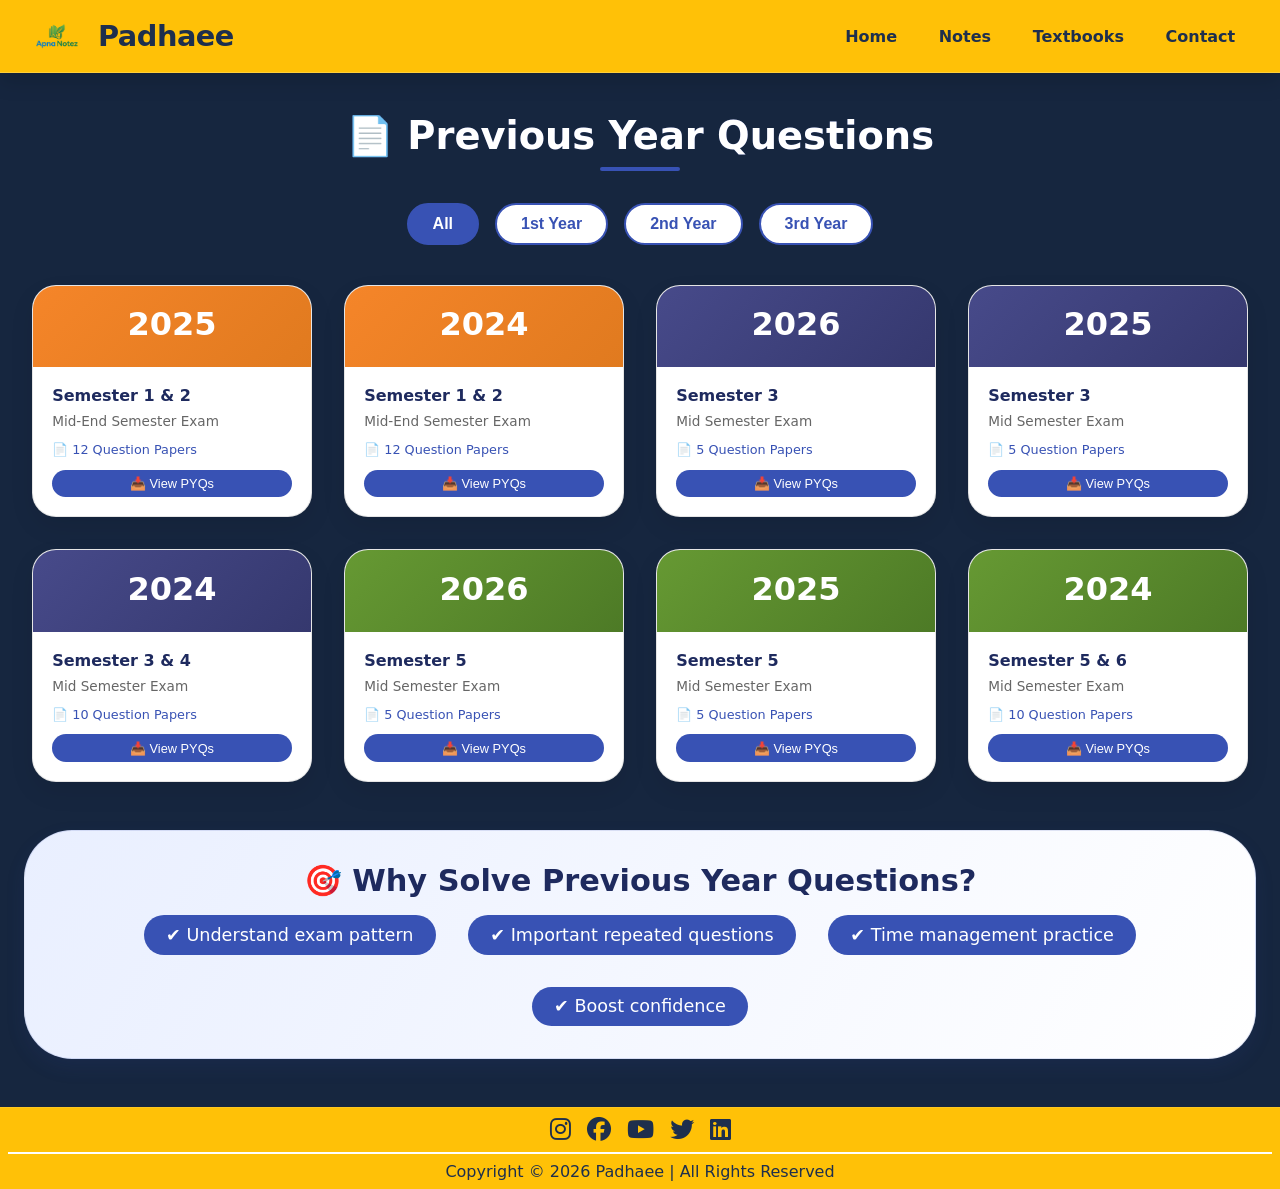
<file: m.html>
<!DOCTYPE html>
<html lang="en">

<head>
    <meta charset="UTF-8">
    <meta name="viewport" content="width=device-width, initial-scale=1.0">
    <title>Padhaee | PYQs</title>
    <link rel="shortcut icon" href="padhaee.png" type="image/png">
    <link rel="stylesheet" href="https://cdnjs.cloudflare.com/ajax/libs/font-awesome/6.5.1/css/all.min.css">
    <style>
        * {
            margin: 0;
            padding: 0;
            box-sizing: border-box;
        }

        body {
            font-family: system-ui, 'Segoe UI', 'Roboto', 'Helvetica Neue', sans-serif;
            background-color: #16263F;
            min-height: 100vh;
            display: flex;
            flex-direction: column;
        }

        header {
            background: #FFC107;
            backdrop-filter: blur(8px);
            padding: 0.7rem 2rem;
            display: flex;
            justify-content: space-between;
            align-items: center;
            flex-wrap: wrap;
            gap: 1rem;
            box-shadow: 0 8px 20px rgba(0, 0, 0, 0.15);
            border-bottom: 1px solid rgba(255, 255, 255, 0.2);
            position: sticky;
            top: 0;
            z-index: 100;
        }

        .brand-box {
            display: flex;
            justify-content: center;
            align-items: center;
            gap: 1rem;
        }

        .brand-img {
            width: 50px;
        }

        .brand {
            font-size: 1.8rem;
            font-weight: 700;
            letter-spacing: -0.5px;
            color: #1E2F4D;
        }

        nav ul {
            display: flex;
            gap: 1rem;
            list-style: none;
        }

        nav ul li a {
            color: #1E2F4D;
            text-decoration: none;
            font-weight: 600;
            padding: 0.5rem 0.8rem;
            border-radius: 40px;
            transition: all 0.25s ease;
            font-size: 1rem;
        }

        nav ul li a:hover {
            background: rgba(255, 255, 255, 0.2);
            color: blue;
            transform: translateY(-2px);
        }

        main {
            flex: 1;
            max-width: 1400px;
            margin: 0 auto;
            padding: 2rem 1.5rem;
            width: 100%;
        }

        .head {
            text-align: center;
            margin: 0.5rem 0 2rem;
            font-size: 2.4rem;
            font-weight: 800;
            background: linear-gradient(135deg, #1e2a5e, #3852B4);
            background-clip: text;
            -webkit-background-clip: text;
            color: #FFFFFF;
            position: relative;
            display: inline-block;
            width: 100%;
        }

        .head::after {
            content: '';
            display: block;
            width: 80px;
            height: 4px;
            background: #3852B4;
            margin: 0.5rem auto 0;
            border-radius: 4px;
        }

        .filter-section {
            display: flex;
            justify-content: center;
            flex-wrap: wrap;
            gap: 1rem;
            margin-bottom: 2.5rem;
        }

        .filter-btn {
            background: white;
            border: 2px solid #3852B4;
            padding: 0.6rem 1.5rem;
            border-radius: 40px;
            font-size: 1rem;
            font-weight: 600;
            color: #3852B4;
            cursor: pointer;
            transition: all 0.25s ease;
        }

        .filter-btn:hover {
            background: #3852B4;
            color: white;
            transform: translateY(-2px);
        }

        .filter-btn.active {
            background: #3852B4;
            color: white;
        }

        .pyqs-grid {
            display: flex;
            justify-content: center;
            flex-wrap: wrap;
            gap: 2rem;
            margin: 2rem 0 3rem;
        }

        .pyq-card {
            width: 280px;
            background: white;
            border-radius: 24px;
            overflow: hidden;
            box-shadow: 0 10px 25px rgba(0, 0, 0, 0.08);
            transition: all 0.3s ease;
            cursor: pointer;
            border: 1px solid rgba(0, 0, 0, 0.1);
        }

        .pyq-card:hover {
            transform: translateY(-6px) scale(1.02);
            box-shadow: 0 15px 30px rgba(0, 0, 0, 0.15);
        }

        .card-header {
            padding: 1.2rem;
            text-align: center;
            color: white;
        }

        .card-header h2 {
            font-size: 2rem;
            margin-bottom: 0.3rem;
        }

        .card-body {
            padding: 1.2rem;
        }

        .semester-text {
            font-size: 1rem;
            color: #1e2a5e;
            font-weight: 600;
            margin-bottom: 0.5rem;
        }

        .exam-type {
            font-size: 0.85rem;
            color: #666;
            margin-bottom: 0.8rem;
        }

        .questions-count {
            font-size: 0.8rem;
            color: #3852B4;
            font-weight: 500;
        }

        .download-btn {
            display: inline-block;
            margin-top: 0.8rem;
            padding: 0.4rem 1rem;
            background: #3852B4;
            color: white;
            text-decoration: none;
            border-radius: 20px;
            font-size: 0.8rem;
            font-weight: 500;
            transition: all 0.2s ease;
            border: none;
            cursor: pointer;
            width: 100%;
            text-align: center;
        }

        .download-btn:hover {
            background: #2a3f94;
            transform: scale(1.02);
        }

        .modal {
            display: none;
            position: fixed;
            top: 0;
            left: 0;
            width: 100%;
            height: 100%;
            background: rgba(0, 0, 0, 0.8);
            z-index: 1000;
            justify-content: center;
            align-items: center;
        }

        .modal-content {
            background: white;
            width: 90%;
            max-width: 800px;
            border-radius: 28px;
            overflow: hidden;
            animation: modalSlideIn 0.3s ease;
            max-height: 85vh;
            overflow-y: auto;
        }

        @keyframes modalSlideIn {
            from {
                transform: translateY(-50px);
                opacity: 0;
            }
            to {
                transform: translateY(0);
                opacity: 1;
            }
        }

        .modal-header {
            background: #FFC107;
            padding: 1.2rem;
            display: flex;
            justify-content: space-between;
            align-items: center;
            position: sticky;
            top: 0;
            z-index: 10;
        }

        .modal-header h2 {
            color: #1E2F4D;
            font-size: 1.3rem;
            margin: 0;
        }

        .close-modal {
            background: none;
            border: none;
            font-size: 1.8rem;
            cursor: pointer;
            color: #1E2F4D;
            transition: all 0.2s;
        }

        .close-modal:hover {
            transform: scale(1.1);
        }

        .semester-section {
            margin: 1rem;
            border: 1px solid #eee;
            border-radius: 16px;
            overflow: hidden;
        }

        .semester-title {
            background: #3852B4;
            color: white;
            padding: 0.8rem 1rem;
            font-size: 1.2rem;
            font-weight: 600;
        }

        .subjects-list {
            padding: 0.5rem;
        }

        /* Fixed Download Button on Right for Every Device */
        .subject-item {
            display: flex;
            justify-content: space-between;
            align-items: center;
            padding: 0.8rem 1rem;
            border-bottom: 1px solid #eee;
            transition: all 0.2s ease;
            gap: 1rem;
            flex-wrap: nowrap;
        }

        .subject-item:hover {
            background: #f5f5f5;
        }

        .subject-name {
            font-size: 1rem;
            color: #1e2a5e;
            font-weight: 500;
            flex: 1;
            min-width: 0;
            word-break: break-word;
        }

        .download-subject {
            background: #3852B4;
            color: white;
            border: none;
            padding: 0.4rem 1rem;
            border-radius: 20px;
            cursor: pointer;
            font-size: 0.75rem;
            font-weight: 500;
            transition: all 0.2s;
            text-decoration: none;
            display: inline-block;
            white-space: nowrap;
            min-width: 100px;
            text-align: center;
            flex-shrink: 0;
        }

        .download-subject:hover {
            background: #2a3f94;
            transform: scale(1.02);
        }

        /* Tablet - Keep button on right */
        @media (max-width: 768px) {
            .subject-item {
                flex-wrap: nowrap;
                gap: 0.8rem;
            }
            
            .download-subject {
                min-width: 90px;
                padding: 0.35rem 0.8rem;
                font-size: 0.7rem;
            }
        }

        /* Mobile - Stack only on very small screens */
        @media (max-width: 550px) {
            .subject-item {
                flex-wrap: wrap;
                gap: 0.5rem;
            }
            
            .download-subject {
                align-self: flex-start;
                min-width: 100px;
            }
        }

        .why-pyqs {
            text-align: center;
            padding: 2rem;
            background: linear-gradient(120deg, #e9efff, #ffffff);
            border-radius: 48px;
            margin: 2rem 0 1rem;
            box-shadow: 0 8px 20px rgba(56, 82, 180, 0.1);
            border: 1px solid rgba(56, 82, 180, 0.15);
        }

        .why-pyqs h2 {
            font-size: 1.9rem;
            color: #1e2a5e;
            margin-bottom: 1rem;
            font-weight: 700;
        }

        .why-pyqs ul {
            list-style: none;
            display: flex;
            justify-content: center;
            flex-wrap: wrap;
            gap: 2rem;
            margin-top: 1rem;
        }

        .why-pyqs li {
            font-size: 1.1rem;
            background: #3852B4;
            color: white;
            padding: 0.6rem 1.4rem;
            border-radius: 60px;
            font-weight: 500;
            transition: all 0.2s ease;
        }

        .why-pyqs li:hover {
            transform: translateY(-3px);
            background: #2a3f94;
            box-shadow: 0 6px 12px rgba(56, 82, 180, 0.3);
        }

        footer {
            background: #FFC107;
            text-align: center;
            padding: 0.5rem;
            color: #1E2F4D;
            font-weight: 500;
            border-top: 1px solid rgba(255, 255, 255, 0.1);
        }

        .social {
            display: flex;
            justify-content: center;
            align-items: center;
            gap: 1rem;
        }

        .social a {
            color: #1E2F4D;
            font-size: 1.5rem;
        }

        hr {
            margin-top: 0.5rem;
            border: 1px solid white;
            margin-bottom: 0.5rem;
        }

        @media (max-width: 768px) {
            header {
                padding: 0.8rem 1.2rem;
            }
            .brand {
                font-size: 1.4rem;
            }
            nav ul {
                gap: 1rem;
            }
            .head {
                font-size: 1.9rem;
            }
            .pyq-card {
                width: 240px;
            }
            .why-pyqs ul {
                flex-direction: column;
                align-items: center;
            }
            .why-pyqs li {
                width: 80%;
            }
        }

        @media (max-width: 480px) {
            header {
                display: flex;
                justify-content: center;
                align-items: center;
            }
            .head {
                font-size: 1.5rem;
            }
            main {
                padding: 1rem;
            }
            .pyq-card {
                width: 100%;
                max-width: 300px;
            }
            .filter-section {
                gap: 0.7rem;
            }
            .filter-btn {
                padding: 0.4rem 0.9rem;
                font-size: 0.85rem;
            }
            .why-pyqs {
                padding: 1.5rem;
            }
            .why-pyqs h2 {
                font-size: 1.3rem;
            }
            .why-pyqs ul {
                gap: 1rem;
            }
            .why-pyqs li {
                width: 90%;
                font-size: 0.9rem;
            }
            footer {
                font-size: 0.9rem;
            }
        }
    </style>
</head>

<body>
    <header>
        <div class="brand-box">
            <img src="logo.png" alt="Padhaee Logo" class="brand-img">
            <h1 class="brand">Padhaee</h1>
        </div>
        <nav>
            <ul>
                <li><a href="index.html">Home</a></li>
                <li><a href="notes.html">Notes</a></li>
                <li><a href="textbooks.html">Textbooks</a></li>
                <li><a href="contact.html">Contact</a></li>
            </ul>
        </nav>
    </header>
    <main>
        <h1 class="head">📄 Previous Year Questions</h1>

        <div class="filter-section">
            <button class="filter-btn active" data-filter="all">All</button>
            <button class="filter-btn" data-filter="1st">1st Year</button>
            <button class="filter-btn" data-filter="2nd">2nd Year</button>
            <button class="filter-btn" data-filter="3rd">3rd Year</button>
        </div>

        <section class="pyqs-grid" id="pyqsGrid">
            <!-- 1st Year PYQs -->
            <div class="pyq-card" data-year="1st" data-year-name="1st Year" data-session="2025" data-sem1="Semester 1" data-sem2="Semester 2">
                <div class="card-header" style="background: linear-gradient(135deg, #F58529, #e07a1f);">
                    <h2>2025</h2>
                </div>
                <div class="card-body">
                    <div class="semester-text">Semester 1 & 2</div>
                    <div class="exam-type">Mid-End Semester Exam</div>
                    <div class="questions-count">📄 12 Question Papers</div>
                    <button class="download-btn">📥 View PYQs</button>
                </div>
            </div>

            <div class="pyq-card" data-year="1st" data-year-name="1st Year" data-session="2024" data-sem1="Semester 1" data-sem2="Semester 2">
                <div class="card-header" style="background: linear-gradient(135deg, #F58529, #e07a1f);">
                    <h2>2024</h2>
                </div>
                <div class="card-body">
                    <div class="semester-text">Semester 1 & 2</div>
                    <div class="exam-type">Mid-End Semester Exam</div>
                    <div class="questions-count">📄 12 Question Papers</div>
                    <button class="download-btn">📥 View PYQs</button>
                </div>
            </div>

            <!-- 2nd Year PYQs -->
            <div class="pyq-card" data-year="2nd" data-year-name="2nd Year" data-session="2026" data-sem1="Semester 3" data-sem2="">
                <div class="card-header" style="background: linear-gradient(135deg, #474A8A, #35386e);">
                    <h2>2026</h2>
                </div>
                <div class="card-body">
                    <div class="semester-text">Semester 3</div>
                    <div class="exam-type">Mid Semester Exam</div>
                    <div class="questions-count">📄 5 Question Papers</div>
                    <button class="download-btn">📥 View PYQs</button>
                </div>
            </div>

            <div class="pyq-card" data-year="2nd" data-year-name="2nd Year" data-session="2025" data-sem1="Semester 3" data-sem2="">
                <div class="card-header" style="background: linear-gradient(135deg, #474A8A, #35386e);">
                    <h2>2025</h2>
                </div>
                <div class="card-body">
                    <div class="semester-text">Semester 3</div>
                    <div class="exam-type">Mid Semester Exam</div>
                    <div class="questions-count">📄 5 Question Papers</div>
                    <button class="download-btn">📥 View PYQs</button>
                </div>
            </div>

            <div class="pyq-card" data-year="2nd" data-year-name="2nd Year" data-session="2024" data-sem1="Semester 3" data-sem2="Semester 4">
                <div class="card-header" style="background: linear-gradient(135deg, #474A8A, #35386e);">
                    <h2>2024</h2>
                </div>
                <div class="card-body">
                    <div class="semester-text">Semester 3 & 4</div>
                    <div class="exam-type">Mid Semester Exam</div>
                    <div class="questions-count">📄 10 Question Papers</div>
                    <button class="download-btn">📥 View PYQs</button>
                </div>
            </div>

            <!-- 3rd Year PYQs -->
            <div class="pyq-card" data-year="3rd" data-year-name="3rd Year" data-session="2026" data-sem1="Semester 5" data-sem2="">
                <div class="card-header" style="background: linear-gradient(135deg, #669933, #4d7a26);">
                    <h2>2026</h2>
                </div>
                <div class="card-body">
                    <div class="semester-text">Semester 5</div>
                    <div class="exam-type">Mid Semester Exam</div>
                    <div class="questions-count">📄 5 Question Papers</div>
                    <button class="download-btn">📥 View PYQs</button>
                </div>
            </div>

            <div class="pyq-card" data-year="3rd" data-year-name="3rd Year" data-session="2025" data-sem1="Semester 5" data-sem2="">
                <div class="card-header" style="background: linear-gradient(135deg, #669933, #4d7a26);">
                    <h2>2025</h2>
                </div>
                <div class="card-body">
                    <div class="semester-text">Semester 5</div>
                    <div class="exam-type">Mid Semester Exam</div>
                    <div class="questions-count">📄 5 Question Papers</div>
                    <button class="download-btn">📥 View PYQs</button>
                </div>
            </div>

            <div class="pyq-card" data-year="3rd" data-year-name="3rd Year" data-session="2024" data-sem1="Semester 5" data-sem2="Semester 6">
                <div class="card-header" style="background: linear-gradient(135deg, #669933, #4d7a26);">
                    <h2>2024</h2>
                </div>
                <div class="card-body">
                    <div class="semester-text">Semester 5 & 6</div>
                    <div class="exam-type">Mid Semester Exam</div>
                    <div class="questions-count">📄 10 Question Papers</div>
                    <button class="download-btn">📥 View PYQs</button>
                </div>
            </div>
        </section>

        <section class="why-pyqs">
            <h2>🎯 Why Solve Previous Year Questions?</h2>
            <ul>
                <li>✔ Understand exam pattern</li>
                <li>✔ Important repeated questions</li>
                <li>✔ Time management practice</li>
                <li>✔ Boost confidence</li>
            </ul>
        </section>
    </main>
    <footer>
        <div class="social">
            <a href="https://www.instagram.com/padhaee_official"><i class="fab fa-instagram"></i></a>
            <a href="https://www.facebook.com/share/1KPkxu3TEu/"><i class="fab fa-facebook"></i></a>
            <a href="https://youtube.com/@padhaee-official"><i class="fab fa-youtube"></i></a>
            <a href="https://x.com/PadhaeeOfficial"><i class="fab fa-twitter"></i></a>
            <a href="https://www.linkedin.com/in/padh-aee-25520a390"><i class="fab fa-linkedin"></i></a>
        </div>
        <hr>
        <div class="copy">Copyright &copy; 2026 Padhaee | All Rights Reserved</div>
    </footer>

    <div id="pyqModal" class="modal">
        <div class="modal-content">
            <div class="modal-header">
                <h2 id="modalTitle">PYQs Index</h2>
                <button class="close-modal">&times;</button>
            </div>
            <div id="modalBody"></div>
        </div>
    </div>

    <script>
        // Subjects data for each semester with direct download links
        const subjectsData = {
            "Semester 1": [
                { name: "Mathematics - I", link: "https://drive.google.com/drive/folders/1P91nthNgbQDbykdAM0jXIMJomeWW2S7-" },
                { name: "Physics", link: "https://drive.google.com/drive/folders/1P91nthNgbQDbykdAM0jXIMJomeWW2S7-" },
                { name: "Chemistry", link: "https://drive.google.com/drive/folders/1P91nthNgbQDbykdAM0jXIMJomeWW2S7-" },
                { name: "English Communication", link: "https://drive.google.com/drive/folders/1P91nthNgbQDbykdAM0jXIMJomeWW2S7-" },
                { name: "Computer Fundamentals", link: "https://drive.google.com/drive/folders/1P91nthNgbQDbykdAM0jXIMJomeWW2S7-" },
                { name: "Environmental Studies", link: "https://drive.google.com/drive/folders/1P91nthNgbQDbykdAM0jXIMJomeWW2S7-" }
            ],
            "Semester 2": [
                { name: "Mathematics - II", link: "https://drive.google.com/drive/folders/11IIcSaBWK3sAnh_7A3WYbvQg72MY_Nfx" },
                { name: "Digital Electronics", link: "https://drive.google.com/drive/folders/11IIcSaBWK3sAnh_7A3WYbvQg72MY_Nfx" },
                { name: "C Programming", link: "https://drive.google.com/drive/folders/11IIcSaBWK3sAnh_7A3WYbvQg72MY_Nfx" },
                { name: "Organizational Behavior", link: "https://drive.google.com/drive/folders/11IIcSaBWK3sAnh_7A3WYbvQg72MY_Nfx" },
                { name: "Data Structures", link: "https://drive.google.com/drive/folders/11IIcSaBWK3sAnh_7A3WYbvQg72MY_Nfx" }
            ],
            "Semester 3": [
                { name: "Data Structures & Algorithms", link: "https://drive.google.com/drive/folders/1POoydb_CtbD_fMTrSg_J8KQ9wYkBoiF3" },
                { name: "Database Management Systems", link: "https://drive.google.com/drive/folders/1POoydb_CtbD_fMTrSg_J8KQ9wYkBoiF3" },
                { name: "Operating Systems", link: "https://drive.google.com/drive/folders/1POoydb_CtbD_fMTrSg_J8KQ9wYkBoiF3" },
                { name: "Discrete Mathematics", link: "https://drive.google.com/drive/folders/1POoydb_CtbD_fMTrSg_J8KQ9wYkBoiF3" },
                { name: "Object Oriented Programming", link: "https://drive.google.com/drive/folders/1POoydb_CtbD_fMTrSg_J8KQ9wYkBoiF3" }
            ],
            "Semester 4": [
                { name: "Computer Networks", link: "https://drive.google.com/drive/folders/1JZXwprt6Ns_K3TterLFZbj3xV-9Vtqqe" },
                { name: "Software Engineering", link: "https://drive.google.com/drive/folders/1JZXwprt6Ns_K3TterLFZbj3xV-9Vtqqe" },
                { name: "Web Technologies", link: "https://drive.google.com/drive/folders/1JZXwprt6Ns_K3TterLFZbj3xV-9Vtqqe" },
                { name: "Design & Analysis of Algorithms", link: "https://drive.google.com/drive/folders/1JZXwprt6Ns_K3TterLFZbj3xV-9Vtqqe" },
                { name: "Microprocessors", link: "https://drive.google.com/drive/folders/1JZXwprt6Ns_K3TterLFZbj3xV-9Vtqqe" }
            ],
            "Semester 5": [
                { name: "Advanced Java", link: "https://drive.google.com/drive/folders/1zV88Y0sBJBsc6xhnigagyRYRYf8WC7A5" },
                { name: "Cloud Computing", link: "https://drive.google.com/drive/folders/1zV88Y0sBJBsc6xhnigagyRYRYf8WC7A5" },
                { name: "Cyber Security", link: "https://drive.google.com/drive/folders/1zV88Y0sBJBsc6xhnigagyRYRYf8WC7A5" },
                { name: "Machine Learning", link: "https://drive.google.com/drive/folders/1zV88Y0sBJBsc6xhnigagyRYRYf8WC7A5" },
                { name: "Internet of Things", link: "https://drive.google.com/drive/folders/1zV88Y0sBJBsc6xhnigagyRYRYf8WC7A5" }
            ],
            "Semester 6": [
                { name: "Big Data Analytics", link: "https://drive.google.com/drive/folders/1sZfNzG___8gtMlrwAF7OOgW-f7uCv2uB" },
                { name: "DevOps", link: "https://drive.google.com/drive/folders/1sZfNzG___8gtMlrwAF7OOgW-f7uCv2uB" },
                { name: "Artificial Intelligence", link: "https://drive.google.com/drive/folders/1sZfNzG___8gtMlrwAF7OOgW-f7uCv2uB" },
                { name: "Blockchain Technology", link: "https://drive.google.com/drive/folders/1sZfNzG___8gtMlrwAF7OOgW-f7uCv2uB" },
                { name: "Mobile Computing", link: "https://drive.google.com/drive/folders/1sZfNzG___8gtMlrwAF7OOgW-f7uCv2uB" }
            ]
        };

        const modal = document.getElementById('pyqModal');
        const modalTitle = document.getElementById('modalTitle');
        const modalBody = document.getElementById('modalBody');
        const closeModalBtn = document.querySelector('.close-modal');

        function openModal(card) {
            const yearName = card.getAttribute('data-year-name');
            const session = card.getAttribute('data-session');
            const sem1 = card.getAttribute('data-sem1');
            const sem2 = card.getAttribute('data-sem2');
            
            modalTitle.textContent = `${yearName} ${session} - PYQs`;
            modalBody.innerHTML = '';
            
            // Add Semester 1 if exists
            if (sem1 && subjectsData[sem1]) {
                const semesterDiv = document.createElement('div');
                semesterDiv.className = 'semester-section';
                semesterDiv.innerHTML = `
                    <div class="semester-title">📖 ${sem1}</div>
                    <div class="subjects-list" id="subjects-${sem1.replace(/\s/g, '')}"></div>
                `;
                modalBody.appendChild(semesterDiv);
                
                const subjectsList = semesterDiv.querySelector(`.subjects-list`);
                subjectsData[sem1].forEach(subject => {
                    const subjectItem = document.createElement('div');
                    subjectItem.className = 'subject-item';
                    subjectItem.innerHTML = `
                        <span class="subject-name">${subject.name}</span>
                        <a href="${subject.link}" target="_blank" class="download-subject">📥 Download PYQ</a>
                    `;
                    subjectsList.appendChild(subjectItem);
                });
            }
            
            // Add Semester 2 if exists
            if (sem2 && subjectsData[sem2]) {
                const semesterDiv = document.createElement('div');
                semesterDiv.className = 'semester-section';
                semesterDiv.innerHTML = `
                    <div class="semester-title">📖 ${sem2}</div>
                    <div class="subjects-list" id="subjects-${sem2.replace(/\s/g, '')}"></div>
                `;
                modalBody.appendChild(semesterDiv);
                
                const subjectsList = semesterDiv.querySelector(`.subjects-list`);
                subjectsData[sem2].forEach(subject => {
                    const subjectItem = document.createElement('div');
                    subjectItem.className = 'subject-item';
                    subjectItem.innerHTML = `
                        <span class="subject-name">${subject.name}</span>
                        <a href="${subject.link}" target="_blank" class="download-subject">📥 Download PYQ</a>
                    `;
                    subjectsList.appendChild(subjectItem);
                });
            }
            
            modal.style.display = 'flex';
        }

        function closeModal() {
            modal.style.display = 'none';
        }

        const downloadBtns = document.querySelectorAll('.download-btn');
        downloadBtns.forEach(btn => {
            btn.addEventListener('click', function(e) {
                e.stopPropagation();
                const card = this.closest('.pyq-card');
                openModal(card);
            });
        });

        closeModalBtn.addEventListener('click', closeModal);
        
        window.addEventListener('click', (e) => {
            if (e.target === modal) {
                closeModal();
            }
        });

        const filterBtns = document.querySelectorAll('.filter-btn');
        const pyqCards = document.querySelectorAll('.pyq-card');

        filterBtns.forEach(btn => {
            btn.addEventListener('click', () => {
                filterBtns.forEach(b => b.classList.remove('active'));
                btn.classList.add('active');
                const filterValue = btn.getAttribute('data-filter');
                pyqCards.forEach(card => {
                    if (filterValue === 'all' || card.getAttribute('data-year') === filterValue) {
                        card.style.display = 'block';
                    } else {
                        card.style.display = 'none';
                    }
                });
            });
        });

        console.log("%c📝 Padhaee - PYQs ready! Download button fixed on right for all devices 🎯", "color: #FFC107; font-size: 14px; font-weight: bold;");
    </script>
</body>

</html>
</file>
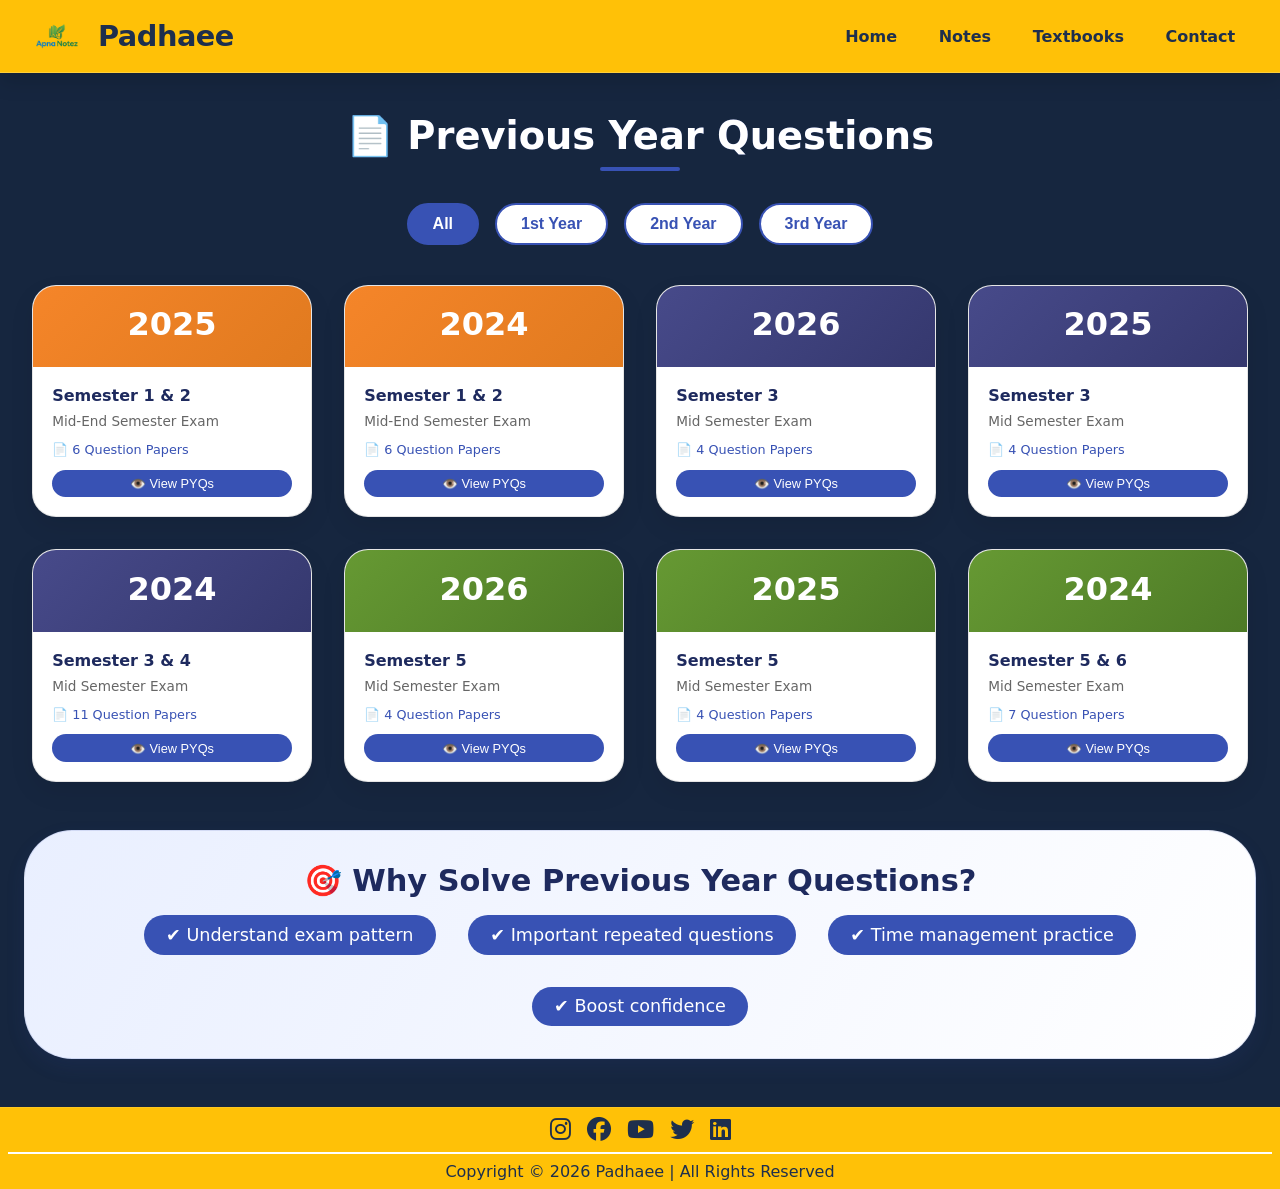
<file: pyqs.html>
<!DOCTYPE html>
<html lang="en">

<head>
    <meta charset="UTF-8">
    <meta name="viewport" content="width=device-width, initial-scale=1.0">
    <title>Padhaee | PYQs</title>
    <link rel="shortcut icon" href="padhaee.png" type="image/png">
    <link rel="stylesheet" href="./Style/pyqs.css">
    <link rel="stylesheet" href="https://cdnjs.cloudflare.com/ajax/libs/font-awesome/6.5.1/css/all.min.css">
</head>

<body>
    <header>
        <div class="brand-box">
            <img src="logo.png" alt="Padhaee Logo" class="brand-img">
            <h1 class="brand">Padhaee</h1>
        </div>
        <nav>
            <ul>
                <li><a href="index.html">Home</a></li>
                <li><a href="notes.html">Notes</a></li>
                <li><a href="textbooks.html">Textbooks</a></li>
                <li><a href="contact.html">Contact</a></li>
            </ul>
        </nav>
    </header>
    <main>
        <h1 class="head">📄 Previous Year Questions</h1>

        <div class="filter-section">
            <button class="filter-btn active" data-filter="all">All</button>
            <button class="filter-btn" data-filter="1st">1st Year</button>
            <button class="filter-btn" data-filter="2nd">2nd Year</button>
            <button class="filter-btn" data-filter="3rd">3rd Year</button>
        </div>

        <section class="pyqs-grid" id="pyqsGrid">
            <!-- 1st Year 2025 -->
            <div class="pyq-card" data-year="1st" data-year-name="1st Year" data-session="2025" data-sem1="Semester 1" data-sem2="Semester 2">
                <div class="card-header" style="background: linear-gradient(135deg, #F58529, #e07a1f);">
                    <h2>2025</h2>
                </div>
                <div class="card-body">
                    <div class="semester-text">Semester 1 & 2</div>
                    <div class="exam-type">Mid-End Semester Exam</div>
                    <div class="questions-count">📄 6 Question Papers</div>
                    <button class="download-btn">👁️ View PYQs</button>
                </div>
            </div>

            <!-- 1st Year 2024 -->
            <div class="pyq-card" data-year="1st" data-year-name="1st Year" data-session="2024" data-sem1="Semester 1" data-sem2="Semester 2">
                <div class="card-header" style="background: linear-gradient(135deg, #F58529, #e07a1f);">
                    <h2>2024</h2>
                </div>
                <div class="card-body">
                    <div class="semester-text">Semester 1 & 2</div>
                    <div class="exam-type">Mid-End Semester Exam</div>
                    <div class="questions-count">📄 6 Question Papers</div>
                    <button class="download-btn">👁️ View PYQs</button>
                </div>
            </div>

            <!-- 2nd Year 2026 -->
            <div class="pyq-card" data-year="2nd" data-year-name="2nd Year" data-session="2026" data-sem1="Semester 3" data-sem2="">
                <div class="card-header" style="background: linear-gradient(135deg, #474A8A, #35386e);">
                    <h2>2026</h2>
                </div>
                <div class="card-body">
                    <div class="semester-text">Semester 3</div>
                    <div class="exam-type">Mid Semester Exam</div>
                    <div class="questions-count">📄 4 Question Papers</div>
                    <button class="download-btn">👁️ View PYQs</button>
                </div>
            </div>

            <!-- 2nd Year 2025 -->
            <div class="pyq-card" data-year="2nd" data-year-name="2nd Year" data-session="2025" data-sem1="Semester 3" data-sem2="">
                <div class="card-header" style="background: linear-gradient(135deg, #474A8A, #35386e);">
                    <h2>2025</h2>
                </div>
                <div class="card-body">
                    <div class="semester-text">Semester 3</div>
                    <div class="exam-type">Mid Semester Exam</div>
                    <div class="questions-count">📄 4 Question Papers</div>
                    <button class="download-btn">👁️ View PYQs</button>
                </div>
            </div>

            <!-- 2nd Year 2024 -->
            <div class="pyq-card" data-year="2nd" data-year-name="2nd Year" data-session="2024" data-sem1="Semester 3" data-sem2="Semester 4">
                <div class="card-header" style="background: linear-gradient(135deg, #474A8A, #35386e);">
                    <h2>2024</h2>
                </div>
                <div class="card-body">
                    <div class="semester-text">Semester 3 & 4</div>
                    <div class="exam-type">Mid Semester Exam</div>
                    <div class="questions-count">📄 11 Question Papers</div>
                    <button class="download-btn">👁️ View PYQs</button>
                </div>
            </div>

            <!-- 3rd Year 2026 -->
            <div class="pyq-card" data-year="3rd" data-year-name="3rd Year" data-session="2026" data-sem1="Semester 5" data-sem2="">
                <div class="card-header" style="background: linear-gradient(135deg, #669933, #4d7a26);">
                    <h2>2026</h2>
                </div>
                <div class="card-body">
                    <div class="semester-text">Semester 5</div>
                    <div class="exam-type">Mid Semester Exam</div>
                    <div class="questions-count">📄 4 Question Papers</div>
                    <button class="download-btn">👁️ View PYQs</button>
                </div>
            </div>

            <!-- 3rd Year 2025 -->
            <div class="pyq-card" data-year="3rd" data-year-name="3rd Year" data-session="2025" data-sem1="Semester 5" data-sem2="">
                <div class="card-header" style="background: linear-gradient(135deg, #669933, #4d7a26);">
                    <h2>2025</h2>
                </div>
                <div class="card-body">
                    <div class="semester-text">Semester 5</div>
                    <div class="exam-type">Mid Semester Exam</div>
                    <div class="questions-count">📄 4 Question Papers</div>
                    <button class="download-btn">👁️ View PYQs</button>
                </div>
            </div>

            <!-- 3rd Year 2024 -->
            <div class="pyq-card" data-year="3rd" data-year-name="3rd Year" data-session="2024" data-sem1="Semester 5" data-sem2="Semester 6">
                <div class="card-header" style="background: linear-gradient(135deg, #669933, #4d7a26);">
                    <h2>2024</h2>
                </div>
                <div class="card-body">
                    <div class="semester-text">Semester 5 & 6</div>
                    <div class="exam-type">Mid Semester Exam</div>
                    <div class="questions-count">📄 7 Question Papers</div>
                    <button class="download-btn">👁️ View PYQs</button>
                </div>
            </div>
        </section>

        <section class="why-pyqs">
            <h2>🎯 Why Solve Previous Year Questions?</h2>
            <ul>
                <li>✔ Understand exam pattern</li>
                <li>✔ Important repeated questions</li>
                <li>✔ Time management practice</li>
                <li>✔ Boost confidence</li>
            </ul>
        </section>
    </main>
    <footer>
        <div class="social">
            <a href="https://www.instagram.com/padhaee_official"><i class="fab fa-instagram"></i></a>
            <a href="https://www.facebook.com/share/1KPkxu3TEu/"><i class="fab fa-facebook"></i></a>
            <a href="https://youtube.com/@padhaee-official"><i class="fab fa-youtube"></i></a>
            <a href="https://x.com/PadhaeeOfficial"><i class="fab fa-twitter"></i></a>
            <a href="https://www.linkedin.com/in/padh-aee-25520a390"><i class="fab fa-linkedin"></i></a>
        </div>
        <hr>
        <div class="copy">Copyright &copy; 2026 Padhaee | All Rights Reserved</div>
    </footer>

    <div id="pyqModal" class="modal">
    <div class="modal-content">
        <div class="modal-header">
            <h2 id="modalTitle">PYQs Index</h2>
            <button class="close-modal">&times;</button>
        </div>
        <div class="modal-body" id="modalBody"></div>  <!-- Added class="modal-body" -->
    </div>
</div>

    <script src="./Script/pyqs.js"></script>
</body>

</html>
</file>
<file: Style/pyqs.css>
* {
    margin: 0;
    padding: 0;
    box-sizing: border-box;
}

body {
    font-family: system-ui, 'Segoe UI', 'Roboto', 'Helvetica Neue', sans-serif;
    background-color: #16263F;
    min-height: 100vh;
    display: flex;
    flex-direction: column;
}

header {
    background: #FFC107;
    backdrop-filter: blur(8px);
    padding: 0.7rem 2rem;
    display: flex;
    justify-content: space-between;
    align-items: center;
    flex-wrap: wrap;
    gap: 1rem;
    box-shadow: 0 8px 20px rgba(0, 0, 0, 0.15);
    border-bottom: 1px solid rgba(255, 255, 255, 0.2);
    position: sticky;
    top: 0;
    z-index: 100;
}

.brand-box {
    display: flex;
    justify-content: center;
    align-items: center;
    gap: 1rem;
}

.brand-img {
    width: 50px;
}

.brand {
    font-size: 1.8rem;
    font-weight: 700;
    letter-spacing: -0.5px;
    color: #1E2F4D;
}

nav ul {
    display: flex;
    gap: 1rem;
    list-style: none;
}

nav ul li a {
    color: #1E2F4D;
    text-decoration: none;
    font-weight: 600;
    padding: 0.5rem 0.8rem;
    border-radius: 40px;
    transition: all 0.25s ease;
    font-size: 1rem;
}

nav ul li a:hover {
    background: rgba(255, 255, 255, 0.2);
    color: blue;
    transform: translateY(-2px);
}

main {
    flex: 1;
    max-width: 1400px;
    margin: 0 auto;
    padding: 2rem 1.5rem;
    width: 100%;
}

.head {
    text-align: center;
    margin: 0.5rem 0 2rem;
    font-size: 2.4rem;
    font-weight: 800;
    background: linear-gradient(135deg, #1e2a5e, #3852B4);
    background-clip: text;
    -webkit-background-clip: text;
    color: #FFFFFF;
    position: relative;
    display: inline-block;
    width: 100%;
}

.head::after {
    content: '';
    display: block;
    width: 80px;
    height: 4px;
    background: #3852B4;
    margin: 0.5rem auto 0;
    border-radius: 4px;
}

.filter-section {
    display: flex;
    justify-content: center;
    flex-wrap: wrap;
    gap: 1rem;
    margin-bottom: 2.5rem;
}

.filter-btn {
    background: white;
    border: 2px solid #3852B4;
    padding: 0.6rem 1.5rem;
    border-radius: 40px;
    font-size: 1rem;
    font-weight: 600;
    color: #3852B4;
    cursor: pointer;
    transition: all 0.25s ease;
}

.filter-btn:hover {
    background: #3852B4;
    color: white;
    transform: translateY(-2px);
}

.filter-btn.active {
    background: #3852B4;
    color: white;
}

.pyqs-grid {
    display: flex;
    justify-content: center;
    flex-wrap: wrap;
    gap: 2rem;
    margin: 2rem 0 3rem;
}

.pyq-card {
    width: 280px;
    background: white;
    border-radius: 24px;
    overflow: hidden;
    box-shadow: 0 10px 25px rgba(0, 0, 0, 0.08);
    transition: all 0.3s ease;
    cursor: pointer;
    border: 1px solid rgba(0, 0, 0, 0.1);
}

.pyq-card:hover {
    transform: translateY(-6px) scale(1.02);
    box-shadow: 0 15px 30px rgba(0, 0, 0, 0.15);
}

.card-header {
    padding: 1.2rem;
    text-align: center;
    color: white;
}

.card-header h2 {
    font-size: 2rem;
    margin-bottom: 0.3rem;
}

.card-body {
    padding: 1.2rem;
}

.semester-text {
    font-size: 1rem;
    color: #1e2a5e;
    font-weight: 600;
    margin-bottom: 0.5rem;
}

.exam-type {
    font-size: 0.85rem;
    color: #666;
    margin-bottom: 0.8rem;
}

.questions-count {
    font-size: 0.8rem;
    color: #3852B4;
    font-weight: 500;
}

.download-btn {
    display: inline-block;
    margin-top: 0.8rem;
    padding: 0.4rem 1rem;
    background: #3852B4;
    color: white;
    text-decoration: none;
    border-radius: 20px;
    font-size: 0.8rem;
    font-weight: 500;
    transition: all 0.2s ease;
    border: none;
    cursor: pointer;
    width: 100%;
    text-align: center;
}

.download-btn:hover {
    background: #2a3f94;
    transform: scale(1.02);
}

.modal {
    display: none;
    position: fixed;
    top: 0;
    left: 0;
    width: 100%;
    height: 100%;
    background: rgba(0, 0, 0, 0.8);
    z-index: 1000;
    justify-content: center;
    align-items: center;
}

.modal-content {
    background: white;
    width: 90%;
    max-width: 550px;
    border-radius: 28px;
    overflow: hidden;
    animation: modalSlideIn 0.3s ease;
    max-height: 85vh;
    overflow-y: auto;
}

@keyframes modalSlideIn {
    from {
        transform: translateY(-50px);
        opacity: 0;
    }

    to {
        transform: translateY(0);
        opacity: 1;
    }
}

.modal-header {
    background: #FFC107;
    padding: 1.2rem;
    display: flex;
    justify-content: space-between;
    align-items: center;
    position: sticky;
    top: 0;
    z-index: 10;
}

.modal-header h2 {
    color: #1E2F4D;
    font-size: 1.3rem;
    margin: 0;
}

.close-modal {
    background: none;
    border: none;
    font-size: 1.8rem;
    cursor: pointer;
    color: #1E2F4D;
    transition: all 0.2s;
}

.close-modal:hover {
    transform: scale(1.1);
}

.semester-section {
    margin: 1rem;
    border: 1px solid #eee;
    border-radius: 16px;
    overflow: hidden;
}

.semester-title {
    background: #3852B4;
    color: white;
    padding: 0.8rem 1rem;
    font-size: 1.2rem;
    font-weight: 600;
}

.subjects-list {
    padding: 0.5rem;
}

.subject-item {
    display: flex;
    justify-content: space-between;
    align-items: center;
    padding: 0.8rem 1rem;
    border-bottom: 1px solid #eee;
    transition: all 0.2s ease;
    gap: 1rem;
    flex-wrap: nowrap;
}

.subject-item:hover {
    background: #f5f5f5;
}

.subject-name {
    font-size: 1rem;
    color: #1e2a5e;
    font-weight: 500;
    flex: 1;
    min-width: 0;
    word-break: break-word;
    text-transform: uppercase;
}

.download-subject {
    background: #3852B4;
    color: white;
    border: none;
    padding: 0.4rem 1rem;
    border-radius: 20px;
    cursor: pointer;
    font-size: 0.75rem;
    font-weight: 500;
    transition: all 0.2s;
    text-decoration: none;
    display: inline-block;
    white-space: nowrap;
    min-width: 100px;
    text-align: center;
    flex-shrink: 0;
}

.download-subject:hover {
    background: #2a3f94;
    transform: scale(1.02);
}


/* Modal Body - Scrollbar INSIDE */
.modal-body {
    max-height: 65vh;
    overflow-y: auto;
    padding: 0.5rem;
}

/* Custom Scrollbar inside modal body */
.modal-body::-webkit-scrollbar {
    width: 8px;
}

.modal-body::-webkit-scrollbar-track {
    background: #f1f1f1;
    border-radius: 10px;
}

.modal-body::-webkit-scrollbar-thumb {
    background: #3852B4;
    border-radius: 10px;
}

.modal-body::-webkit-scrollbar-thumb:hover {
    background: #2a3f94;
}

/* For Firefox */
.modal-body {
    scrollbar-width: thin;
    scrollbar-color: #3852B4 #f1f1f1;
}


.why-pyqs {
    text-align: center;
    padding: 2rem;
    background: linear-gradient(120deg, #e9efff, #ffffff);
    border-radius: 48px;
    margin: 2rem 0 1rem;
    box-shadow: 0 8px 20px rgba(56, 82, 180, 0.1);
    border: 1px solid rgba(56, 82, 180, 0.15);
}

.why-pyqs h2 {
    font-size: 1.9rem;
    color: #1e2a5e;
    margin-bottom: 1rem;
    font-weight: 700;
}

.why-pyqs ul {
    list-style: none;
    display: flex;
    justify-content: center;
    flex-wrap: wrap;
    gap: 2rem;
    margin-top: 1rem;
}

.why-pyqs li {
    font-size: 1.1rem;
    background: #3852B4;
    color: white;
    padding: 0.6rem 1.4rem;
    border-radius: 60px;
    font-weight: 500;
    transition: all 0.2s ease;
}

.why-pyqs li:hover {
    transform: translateY(-3px);
    background: #2a3f94;
    box-shadow: 0 6px 12px rgba(56, 82, 180, 0.3);
}

footer {
    background: #FFC107;
    text-align: center;
    padding: 0.5rem;
    color: #1E2F4D;
    font-weight: 500;
    border-top: 1px solid rgba(255, 255, 255, 0.1);
}

.social {
    display: flex;
    justify-content: center;
    align-items: center;
    gap: 1rem;
}

.social a {
    color: #1E2F4D;
    font-size: 1.5rem;
}

hr {
    margin-top: 0.5rem;
    border: 1px solid white;
    margin-bottom: 0.5rem;
}

@media (max-width: 768px) {
    header {
        padding: 0.8rem 1.2rem;
    }

    .brand {
        font-size: 1.4rem;
    }

    nav ul {
        gap: 1rem;
    }

    .head {
        font-size: 1.9rem;
    }

    .pyq-card {
        width: 240px;
    }

    .subject-item {
        flex-wrap: nowrap;
        gap: 0.8rem;
    }

    .download-subject {
        min-width: 90px;
        padding: 0.35rem 0.8rem;
        font-size: 0.7rem;
    }

    .why-pyqs ul {
        flex-direction: column;
        align-items: center;
    }

    .why-pyqs li {
        width: 80%;
    }
}

@media (max-width: 480px) {
    header {
        display: flex;
        justify-content: center;
        align-items: center;
    }

    .head {
        font-size: 1.5rem;
    }

    main {
        padding: 1rem;
    }

    .pyq-card {
        width: 100%;
        max-width: 300px;
    }

    .filter-section {
        gap: 0.7rem;
    }

    .filter-btn {
        padding: 0.4rem 0.9rem;
        font-size: 0.85rem;
    }

    .subject-name{
        font-size: 0.75rem;
    }
    
    .subject-item {
        flex-wrap: wrap;
        gap: 0.5rem;
    }

    .download-subject {
        align-self: flex-start;
        min-width: 80px;
    }

    .why-pyqs {
        padding: 1.5rem;
    }

    .why-pyqs h2 {
        font-size: 1.3rem;
    }

    .why-pyqs ul {
        gap: 1rem;
    }

    .why-pyqs li {
        width: 90%;
        font-size: 0.9rem;
    }

    footer {
        font-size: 0.9rem;
    }
}
</file>
